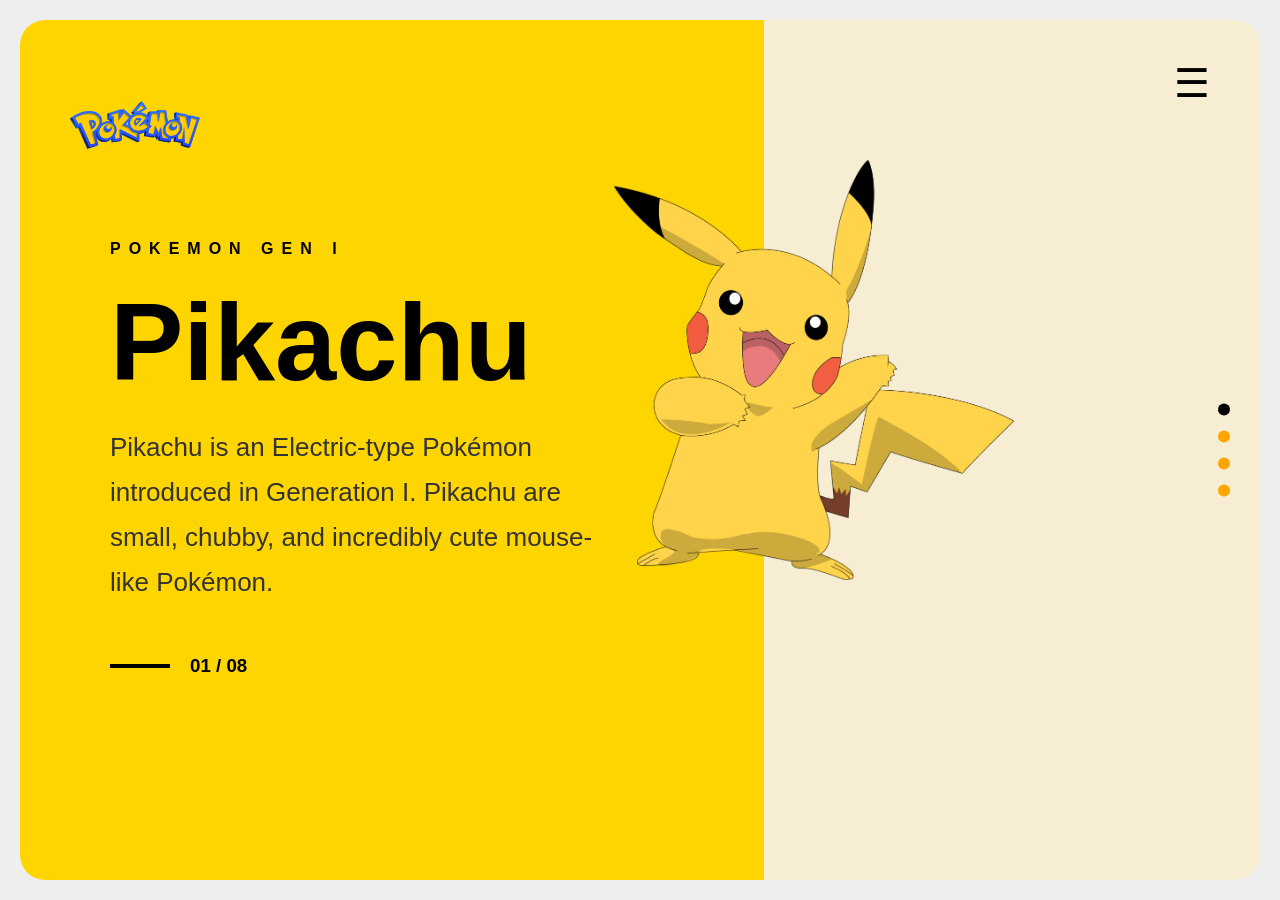
<file: Pokemon-ui/Index.html>
<!DOCTYPE html>
<html lang="en">
<head>
  <meta charset="UTF-8" />
  <meta name="viewport" content="width=device-width, initial-scale=1.0" />
  <title>Pikachu UI</title>

  <link rel="stylesheet" href="style.css" />
</head>
<body>

  <div class="main">

    <!--- left section -->
    <div class="left">

      <img src="Logo.png" class="logo" />

      <div class="content">
        <h4>POKEMON GEN I</h4>

        <h1>Pikachu</h1>

        <p>
          Pikachu is an Electric-type Pokémon introduced
          in Generation I. Pikachu are small, chubby,
          and incredibly cute mouse-like Pokémon.
        </p>

        <div class="slide">
          <span class="line"></span>
          <h3>01 / 08</h3>
        </div>
      </div>

    </div>

    <!-- right section -->
    <div class="right">

      <div class="menu">
        ☰
      </div>

      <img src="Pikachu.png" class="pikachu" />

      <div class="dots">
        <span class="active"></span>
        <span></span>
        <span></span>
        <span></span>
      </div>

    </div>

  </div>

</body>
</html>
</file>
<file: Pokemon-ui/style.css>
*{
    margin: 0;
    padding: 0;
    box-sizing: border-box;
    font-family: sans-serif;
}

html,body{
    width: 100%;
    height: 100%;
}

.main{
    width: 100%;
    height: 100vh;

    display: flex;
    padding: 20px;
    background-color: #eee;
}

.left{
    width: 60%;
    height: 100%;
    background-color: #ffd500;
    border-radius: 25px 0 0 25px;
    position: relative;
}

.right{
    width: 40%;
    height: 100%;
    background-color: #f6edd3;
    border-radius: 0 25px 25px 0;
    position: relative;
}

.logo{
    width: 130px;

    position: absolute;
    top: 40px;
    left: 50px;
}

.content{
    position: absolute;

    left: 90px;
    top: 220px;

    width: 500px;
}

.content h4{
    letter-spacing: 8px;
    margin-bottom: 20px;
}

.content h1{
    font-size: 110px;
    font-weight: 700;
    margin-bottom: 20px;
}

.content p{
    font-size: 26px;
    line-height: 45px;
    color: #333;

    margin-bottom: 50px;
}

.slide{
    display: flex;
    align-items: center;
    gap: 20px;
}

.line{
    width: 60px;
    height: 4px;
    background-color: black;
}

.menu{
    position: absolute;

    top: 40px;
    right: 50px;

    font-size: 40px;
    cursor: pointer;
}

.pikachu{
    width: 400px;

    position: absolute;

    top: 140px;
    left: -150px;
}

.dots{
    position: absolute;

    right: 30px;
    top: 50%;

    transform: translateY(-50%);

    display: flex;
    flex-direction: column;
    gap: 15px;
}

.dots span{
    width: 12px;
    height: 12px;

    border-radius: 50%;
    background-color: orange;
}

.dots span:first-child{
    background-color: black;
}
</file>
